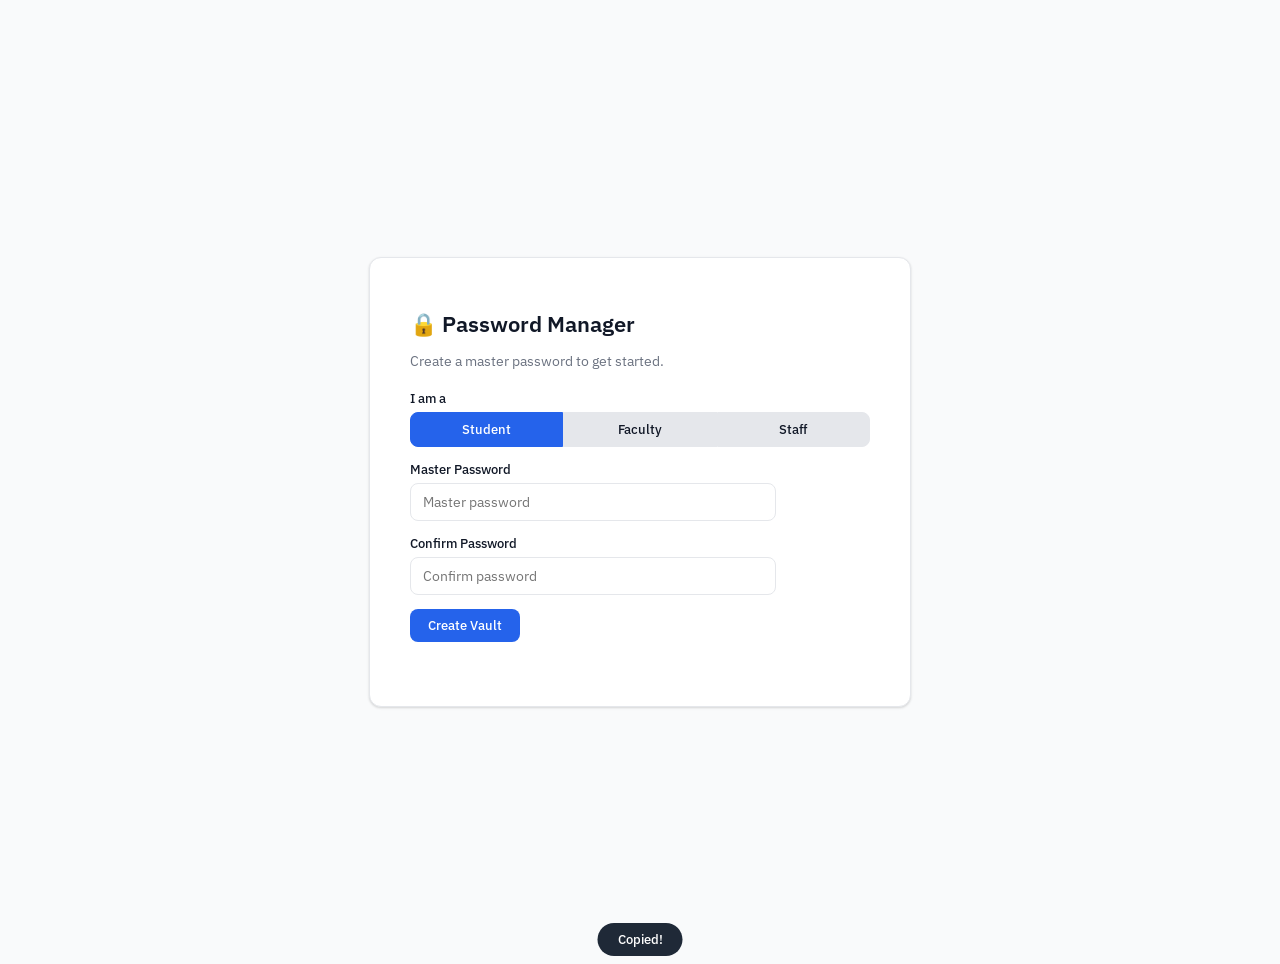
<file: index.html>
<!DOCTYPE html>
<html lang="en">
<head>
<meta charset="UTF-8">
<meta name="viewport" content="width=device-width, initial-scale=1.0">
<title>Password Manager (Local)</title>
<link href="https://fonts.googleapis.com/css2?family=IBM+Plex+Mono:wght@400;500;600&family=IBM+Plex+Sans:wght@300;400;500;600&display=swap" rel="stylesheet">
<style>
* ── Reset & base ─────────────────────────────────────────────────────────── */
*, *::before, *::after { box-sizing: border-box; margin: 0; padding: 0; }

:root {
  --bg:      #f9fafb;
  --surface: #ffffff;
  --border:  #e5e7eb;
  --text:    #111827;
  --muted:   #6b7280;
  --primary: #2563eb; 
  --success: #16a34a;
  --danger:  #dc2626;
  --neutral: #6b7280;
  --minerva: #7c3aed;
  --radius:  8px;
  --shadow:  0 1px 3px rgba(0,0,0,.1), 0 1px 2px rgba(0,0,0,.06);
}

body {
  font-family: 'IBM Plex Sans', system-ui, sans-serif;
  background: var(--bg);
  color: var(--text);
  min-height: 100vh;
}

/* ── Screens ──────────────────────────────────────────────────────────────── */
.screen { display: none; }
.screen.active { display: block; }

/* ── Login card ───────────────────────────────────────────────────────────── */
#screen-login.active {
  display: flex; align-items: center; justify-content: center;
  min-height: 100vh; padding: 24px;
}
.card {
  background: var(--surface);
  border: 1px solid var(--border);
  border-radius: 12px;
  box-shadow: var(--shadow);
  padding: 36px 40px;
  width: 100%; max-width: 460px;
}
.card h1 { font-size: 22px; font-weight: 600; margin-bottom: 6px; }
.sub { color: var(--muted); font-size: 14px; margin-bottom: 20px; }

/* ── Main layout ──────────────────────────────────────────────────────────── */
#screen-main { max-width: 900px; margin: 0 auto; padding: 24px 20px; }
#screen-main > div[id^="tab-"] { padding-top: 8px; }
#screen-main h2 { font-size: 20px; font-weight: 600; margin-bottom: 16px; }

/* ── Nav ──────────────────────────────────────────────────────────────────── */
#main-nav {
  display: flex; flex-wrap: wrap; gap: 8px;
  margin-bottom: 24px;
  padding-bottom: 16px;
  border-bottom: 1px solid var(--border);
}
#main-nav button {
  padding: 7px 16px; border-radius: var(--radius); border: none;
  font-size: 13px; font-weight: 500; cursor: pointer;
  background: #e5e7eb; color: var(--text);
  transition: opacity .15s;
}
#main-nav button:hover { opacity: .8; }
#main-nav button.active { background: var(--primary); color: #fff; }
#main-nav button.minerva { background: var(--minerva); color: #fff; }
#main-nav button.minerva.active { background: var(--minerva); }

/* ── Fields ───────────────────────────────────────────────────────────────── */
.field { margin-bottom: 14px; }
.field label { display: block; font-size: 13px; font-weight: 500; margin-bottom: 5px; }
.field input, .field select {
  width: 100%; max-width: 340px;
  padding: 9px 12px; border-radius: var(--radius);
  border: 1px solid var(--border);
  font-family: inherit; font-size: 14px; color: var(--text);
  background: var(--surface); outline: none;
  transition: border-color .15s;
}
.field input:focus, .field select:focus { border-color: var(--primary); }

.row { display: flex; gap: 16px; flex-wrap: wrap; }
.row .field { flex: 1; min-width: 120px; }

/* ── Role toggle ──────────────────────────────────────────────────────────── */
.role-toggle { display: flex; gap: 0; }
.role-toggle button {
  flex: 1; padding: 8px; border: 1px solid var(--border);
  background: #e5e7eb; color: var(--text);
  font-size: 13px; font-weight: 500; cursor: pointer;
  transition: background .15s;
}
.role-toggle button:first-child { border-radius: var(--radius) 0 0 var(--radius); }
.role-toggle button:last-child  { border-radius: 0 var(--radius) var(--radius) 0; }
.role-toggle button.active      { background: var(--primary); color: #fff; border-color: var(--primary); }

/* ── Buttons ──────────────────────────────────────────────────────────────── */
button { cursor: pointer; font-family: inherit; }
.btn-primary, .btn-success, .btn-danger, .btn-neutral, .btn-ghost {
  display: inline-flex; align-items: center; justify-content: center;
  padding: 8px 18px; border: none; border-radius: var(--radius);
  font-size: 13px; font-weight: 500;
  transition: opacity .15s;
}
.btn-primary { background: var(--primary); color: #fff; }
.btn-success { background: var(--success); color: #fff; }
.btn-danger  { background: var(--danger);  color: #fff; }
.btn-neutral { background: #e5e7eb; color: var(--text); }
.btn-ghost   { background: transparent; color: var(--primary); border: 1px solid var(--primary); }
.btn-primary:hover, .btn-success:hover, .btn-danger:hover,
.btn-neutral:hover, .btn-ghost:hover { opacity: .8; }

.btn-sm { padding: 4px 10px; font-size: 12px; }
.btn-row { display: flex; flex-wrap: wrap; gap: 8px; margin-top: 4px; margin-bottom: 8px; }

/* ── Messages ─────────────────────────────────────────────────────────────── */
.msg { font-size: 13px; min-height: 20px; margin-top: 6px; }
.msg.ok  { color: var(--success); }
.msg.err { color: var(--danger);  }

/* ── Search ───────────────────────────────────────────────────────────────── */
.search-wrap { margin-bottom: 14px; }
.search-wrap input {
  width: 100%; max-width: 360px;
  padding: 9px 12px; border-radius: var(--radius);
  border: 1px solid var(--border);
  font-family: inherit; font-size: 14px;
}

/* ── Password list ────────────────────────────────────────────────────────── */
.list-scroll { max-height: 60vh; overflow-y: auto; }
.entry-row {
  display: flex; align-items: center; flex-wrap: wrap; gap: 8px;
  padding: 10px 0; border-bottom: 1px solid var(--border);
}
.entry-site  { font-weight: 600; min-width: 140px; }
.entry-user  { color: var(--muted); min-width: 160px; font-size: 13px; }
.entry-pw    { font-family: 'IBM Plex Mono', monospace; font-size: 13px; min-width: 130px; }
.entry-actions { display: flex; gap: 6px; flex-shrink: 0; }
.empty { color: var(--muted); font-size: 14px; padding: 20px 0; }

/* ── Card list ────────────────────────────────────────────────────────────── */
.card-entry { padding: 12px 0; border-bottom: 1px solid var(--border); }
.card-hdr   { display: flex; align-items: center; gap: 10px; margin-bottom: 8px; }
.card-holder{ font-weight: 600; }
.card-expiry{ font-size: 12px; color: var(--muted); }
.ctype-badge{
  font-size: 11px; font-weight: 600; padding: 2px 8px;
  border-radius: 4px; background: #dbeafe; color: var(--primary);
}
.card-row   { display: flex; align-items: center; flex-wrap: wrap; gap: 8px; }
.card-num   { font-family: 'IBM Plex Mono', monospace; font-size: 13px; min-width: 180px; }
.card-cvv   { font-family: 'IBM Plex Mono', monospace; font-size: 13px; }

/* ── Strength bar ─────────────────────────────────────────────────────────── */
.strength-wrap { margin-top: 6px; max-width: 340px; }
.strength-row  { display: flex; justify-content: space-between; font-size: 12px; margin-bottom: 4px; color: var(--muted); }
.bar-bg   { background: var(--border); border-radius: 4px; height: 6px; }
.bar-fill { height: 6px; border-radius: 4px; transition: width .3s, background .3s; width: 0; }

/* ── Generate ─────────────────────────────────────────────────────────────── */
.slider-wrap { margin-bottom: 14px; max-width: 340px; }
.slider-lbl  { display: flex; justify-content: space-between; font-size: 13px; margin-bottom: 4px; }
input[type=range] { width: 100%; accent-color: var(--primary); }
.check-grid { display: grid; grid-template-columns: 1fr 1fr; gap: 8px; margin-bottom: 16px; max-width: 340px; }
.check-label { display: flex; align-items: center; gap: 6px; font-size: 13px; cursor: pointer; }
.gen-result {
  display: flex; align-items: center; gap: 10px;
  margin-top: 12px; padding: 10px 14px;
  background: #f3f4f6; border-radius: var(--radius);
  font-family: 'IBM Plex Mono', monospace; font-size: 14px;
  max-width: 500px;
}

/* ── Role badge (Minerva) ─────────────────────────────────────────────────── */
.role-badge {
  font-size: 11px; font-weight: 600; padding: 2px 7px;
  border-radius: 4px; flex-shrink: 0;
}
.role-badge.student { background: #dbeafe; color: #1d4ed8; }
.role-badge.faculty, .role-badge.staff { background: #ede9fe; color: var(--minerva); }

/* ── Toast ────────────────────────────────────────────────────────────────── */
#toast {
  position: fixed; bottom: 24px; left: 50%; transform: translateX(-50%) translateY(80px);
  background: #1f2937; color: #fff; padding: 8px 20px;
  border-radius: 99px; font-size: 13px; font-weight: 500;
  transition: transform .25s; pointer-events: none; z-index: 999;
}
#toast.show { transform: translateX(-50%) translateY(0); }

/* ── Auth section ─────────────────────────────────────────────────────────── */
#auth-section { display: none; }
</style>
</head>
<body>
<div id="app">

  <!-- LOGIN SCREEN -->
  <div class="screen active" id="screen-login">
    <div class="card">
      <h1>🔒 Password Manager</h1>
      <p class="sub" id="login-subtitle">Loading…</p>

      <div class="field">
        <label>I am a</label>
        <div class="role-toggle">
          <button onclick="selectRole('student')" class="active" id="rb-student">Student</button>
          <button onclick="selectRole('faculty')" id="rb-faculty">Faculty</button>
          <button onclick="selectRole('staff')"   id="rb-staff">Staff</button>
        </div>
      </div>

      <div id="auth-section">
        <div class="field">
          <label>Auth Code</label>
          <input type="password" id="auth-code" placeholder="Enter your auth code">
          <p style="color:var(--muted);font-size:12px;margin-top:4px">Faculty: faculty123 / Staff: staff123</p>
        </div>
      </div>

      <div class="field">
        <label>Master Password</label>
        <input type="password" id="login-pw" placeholder="Master password" onkeydown="if(event.key==='Enter')doLogin()">
      </div>
      <div class="field" id="confirm-wrap">
        <label>Confirm Password</label>
        <input type="password" id="login-conf" placeholder="Confirm password" onkeydown="if(event.key==='Enter')doLogin()">
      </div>

      <div class="btn-row">
        <button class="btn-primary" id="login-btn" onclick="doLogin()">Create Vault</button>
      </div>
      <div class="msg" id="login-msg"></div>
    </div>
  </div>

  <!-- MAIN SCREEN (same structure) -->
  <div class="screen" id="screen-main">
    <nav id="main-nav"></nav>
    <div id="tab-passwords">
      <h2>Saved Passwords</h2>
      <div class="search-wrap"><input type="text" id="pw-search" placeholder="Search…" oninput="renderPasswords()"></div>
      <div class="list-scroll" id="pw-list"></div>
    </div>
    <div id="tab-add" style="display:none">
      <h2>Add Password</h2>
      <div class="field"><label>Site / App</label><input type="text" id="add-site"></div>
      <div class="field"><label>Username / Email</label><input type="text" id="add-user"></div>
      <div class="field">
        <label>Password</label>
        <input type="password" id="add-pw" oninput="updateStrength(this.value,'add-strength-wrap','add-strength-bar','add-strength-lbl')">
        <div class="strength-wrap" id="add-strength-wrap" style="display:none">
          <div class="strength-row"><span>Strength</span><span id="add-strength-lbl"></span></div>
          <div class="bar-bg"><div class="bar-fill" id="add-strength-bar"></div></div>
        </div>
      </div>
      <div class="btn-row">
        <button class="btn-neutral" onclick="generateIntoAdd()">Generate Password</button>
        <button class="btn-success" onclick="doAddPassword()">Save</button>
      </div>
      <div class="msg" id="add-msg"></div>
    </div>
    <div id="tab-cards" style="display:none">
      <h2>Saved Cards</h2>
      <div class="list-scroll" id="card-list"></div>
    </div>
    <div id="tab-add-card" style="display:none">
      <h2>Add Card</h2>
      <div class="field"><label>Cardholder</label><input type="text" id="ac-holder"></div>
      <div class="field"><label>Card Number</label><input type="text" id="ac-number" oninput="this.value=this.value.replace(/\D/g,'').slice(0,16)"></div>
      <div class="row">
        <div class="field"><label>Expiry (MM/YY)</label><input type="text" id="ac-expiry" maxlength="5" oninput="fmtExpiry(this)"></div>
        <div class="field"><label>CVV</label><input type="password" id="ac-cvv" maxlength="4"></div>
      </div>
      <div class="field"><label>Card Type</label><select id="ac-type"><option>Visa</option><option>Mastercard</option><option>Amex</option><option>Other</option></select></div>
      <div class="btn-row"><button class="btn-success" onclick="doAddCard()">Save Card</button></div>
      <div class="msg" id="add-card-msg"></div>
    </div>
    <div id="tab-generate" style="display:none">
      <h2>Generate Password</h2>
      <div class="slider-wrap"><div class="slider-lbl"><span>Length</span><span id="gen-len-val">16</span></div><input type="range" id="gen-len" min="8" max="64" value="16" oninput="document.getElementById('gen-len-val').textContent=this.value"></div>
      <div class="check-grid">
        <label class="check-label"><input type="checkbox" id="gen-upper" checked> Uppercase</label>
        <label class="check-label"><input type="checkbox" id="gen-lower" checked> Lowercase</label>
        <label class="check-label"><input type="checkbox" id="gen-digits" checked> Digits</label>
        <label class="check-label"><input type="checkbox" id="gen-symbols" checked> Symbols</label>
      </div>
      <button class="btn-primary" onclick="doGenerate()">Generate</button>
      <div class="gen-result" id="gen-result" style="display:none"><span id="gen-output"></span><button class="btn-ghost" onclick="copyGen()">Copy</button></div>
      <div class="msg" id="gen-msg"></div>
    </div>
    <div id="tab-minerva" style="display:none">
      <h2 style="color:var(--minerva)">🟣 Minerva Database</h2>
      <p class="sub" id="minerva-sub"></p>
      <div class="search-wrap"><input type="text" id="minerva-search" placeholder="Search…" oninput="renderMinerva()"></div>
      <div class="list-scroll" id="minerva-list"></div>
    </div>
  </div>
</div>
<div id="toast">Copied!</div>

<script>
// ======================= LOCAL STORAGE VERSION =======================
const MINERVA_DOMAIN = 'minerva.bsu.com';

// Auth codes for faculty/staff (hardcoded – change if desired)
const AUTH_CODES = { faculty: "faculty123", staff: "staff123" };

let S = { cryptoKey: null, role: null, vaults: { student: null, faculty: null, staff: null } };

// ------------------------- Crypto helpers -------------------------
const enc = s => new TextEncoder().encode(s);
async function deriveKey(pw, salt) {
  const km = await crypto.subtle.importKey('raw', enc(pw), 'PBKDF2', false, ['deriveKey']);
  return crypto.subtle.deriveKey(
    { name: 'PBKDF2', salt, iterations: 390000, hash: 'SHA-256' },
    km,
    { name: 'AES-GCM', length: 256 },
    false,
    ['encrypt', 'decrypt']
  );
}
async function hashPw(pw, salt) {
  const km = await crypto.subtle.importKey('raw', enc(pw), 'PBKDF2', false, ['deriveBits']);
  const bits = await crypto.subtle.deriveBits({ name: 'PBKDF2', salt, iterations: 390000, hash: 'SHA-256' }, km, 256);
  return Array.from(new Uint8Array(bits)).map(b => b.toString(16).padStart(2,'0')).join('');
}
async function encVault(key, data) {
  const iv = crypto.getRandomValues(new Uint8Array(12));
  const ct = await crypto.subtle.encrypt({ name: 'AES-GCM', iv }, key, enc(JSON.stringify(data)));
  const buf = new Uint8Array(12 + ct.byteLength);
  buf.set(iv); buf.set(new Uint8Array(ct), 12);
  return btoa(String.fromCharCode(...buf));
}
async function decVault(key, b64) {
  const buf = Uint8Array.from(atob(b64), c => c.charCodeAt(0));
  const pt = await crypto.subtle.decrypt({ name: 'AES-GCM', iv: buf.slice(0,12) }, key, buf.slice(12));
  return JSON.parse(new TextDecoder().decode(pt));
}

// ------------------------- LocalStorage backend -------------------------
function getMasterData() {
  const hash = localStorage.getItem('master_hash');
  const saltRaw = localStorage.getItem('master_salt');
  if (!hash || !saltRaw) return null;
  return { hash, salt: new Uint8Array(JSON.parse(saltRaw)) };
}
function setMasterData(hash, saltArray) {
  localStorage.setItem('master_hash', hash);
  localStorage.setItem('master_salt', JSON.stringify(Array.from(saltArray)));
}
function masterExists() { return getMasterData() !== null; }

async function verifyMaster(pw) {
  const data = getMasterData();
  if (!data) return false;
  const hash = await hashPw(pw, data.salt);
  if (hash !== data.hash) return false;
  S.cryptoKey = await deriveKey(pw, data.salt);
  return true;
}

async function createMaster(pw) {
  const salt = crypto.getRandomValues(new Uint8Array(32));
  const hash = await hashPw(pw, salt);
  setMasterData(hash, salt);
  S.cryptoKey = await deriveKey(pw, salt);
}

async function loadVault(role) {
  const encrypted = localStorage.getItem(`vault_${role}`);
  if (!encrypted) return { passwords: [], cards: [] };
  try { return await decVault(S.cryptoKey, encrypted); }
  catch { return { passwords: [], cards: [] }; }
}
async function saveVault(role) {
  const encrypted = await encVault(S.cryptoKey, S.vaults[role]);
  localStorage.setItem(`vault_${role}`, encrypted);
}

// ------------------------- Login -------------------------
let selRole = 'student';
function selectRole(r) {
  selRole = r;
  ['student','faculty','staff'].forEach(x => document.getElementById(`rb-${x}`).classList.toggle('active', x===r));
  const authDiv = document.getElementById('auth-section');
  authDiv.style.display = (r === 'faculty' || r === 'staff') ? 'block' : 'none';
}
async function doLogin() {
  const btn = document.getElementById('login-btn');
  const pw = document.getElementById('login-pw').value.trim();
  setMsg('login-msg', '', '');

  if (!pw) { setMsg('login-msg','Password required','err'); return; }

  // Faculty/staff auth code check
  if (selRole === 'faculty' || selRole === 'staff') {
    const code = document.getElementById('auth-code').value.trim();
    if (code !== AUTH_CODES[selRole]) { setMsg('login-msg','Invalid auth code','err'); return; }
  }

  const exists = masterExists();
  if (!exists) {
    const conf = document.getElementById('login-conf').value.trim();
    if (pw !== conf) { setMsg('login-msg','Passwords do not match','err'); return; }
    if (pw.length < 6) { setMsg('login-msg','At least 6 characters','err'); return; }
    await createMaster(pw);
  }

  if (!await verifyMaster(pw)) { setMsg('login-msg','Incorrect master password','err'); return; }

  S.role = selRole;
  // Load all vaults (but we only need the current one for editing; Minerva needs all)
  for (const r of ['student','faculty','staff']) {
    S.vaults[r] = await loadVault(r);
  }
  showMain();
}

// ------------------------- UI -------------------------
function showMain() {
  document.getElementById('screen-login').classList.remove('active');
  document.getElementById('screen-main').classList.add('active');
  buildNav(); switchTab('passwords');
}
function buildNav() {
  const tabs = [
    { id: 'passwords', label: 'Passwords' },
    { id: 'add', label: 'Add PW' },
    { id: 'cards', label: 'Cards' },
    { id: 'add-card', label: 'Add Card' },
    { id: 'generate', label: 'Generate' }
  ];
  if (['faculty','staff'].includes(S.role))
    tabs.push({ id: 'minerva', label: '🟣 Minerva DB', cls: 'minerva' });
  tabs.push({ id: 'lock', label: 'Lock' });
  document.getElementById('main-nav').innerHTML = tabs.map(t => `<button id="nav-${t.id}" class="${t.cls||''}" onclick="navClick('${t.id}')">${t.label}</button>`).join('');
}
function navClick(id) { if(id==='lock') doLock(); else switchTab(id); }
function switchTab(id) {
  document.querySelectorAll('#screen-main>div[id^="tab-"]').forEach(el => el.style.display='none');
  const tab = document.getElementById(`tab-${id}`);
  if(tab) tab.style.display='block';
  document.querySelectorAll('#main-nav button').forEach(b=>b.classList.remove('active'));
  const activeBtn = document.getElementById(`nav-${id}`);
  if(activeBtn) activeBtn.classList.add('active');
  if(id==='passwords') renderPasswords();
  if(id==='cards') renderCards();
  if(id==='minerva') renderMinerva();
}
function doLock() {
  S.cryptoKey = null; S.role = null; S.vaults = {};
  document.getElementById('screen-main').classList.remove('active');
  document.getElementById('screen-login').classList.add('active');
  document.getElementById('login-pw').value = '';
  document.getElementById('login-conf').value = '';
  document.getElementById('auth-code').value = '';
  setMsg('login-msg','','');
}

// ------------------------- Password functions (unchanged except saveVault calls) -------------------------
function renderPasswords() {
  const q = document.getElementById('pw-search').value.trim().toLowerCase();
  const pws = S.vaults[S.role].passwords;
  const hits = q ? pws.filter(e => e.site.toLowerCase().includes(q) || e.username.toLowerCase().includes(q)) : pws;
  const list = document.getElementById('pw-list');
  if(!hits.length) { list.innerHTML = `<div class="empty">No entries.</div>`; return; }
  list.innerHTML = hits.map((e,i) => {
    const origIdx = pws.indexOf(e);
    const safePass = x(e.password).replace(/\\/g,'\\\\').replace(/'/g,"\\'");
    return `<div class="entry-row">
      <span class="entry-site">${x(e.site)}</span>
      <span class="entry-user">${x(e.username)}</span>
      <span class="entry-pw" id="pv${origIdx}">${'•'.repeat(Math.min(e.password.length,16))}</span>
      <div class="entry-actions">
        <button class="btn-neutral btn-sm" onclick="togglePw(${origIdx})" id="pb${origIdx}">Show</button>
        <button class="btn-neutral btn-sm" onclick="copyText('${safePass}','Password')">Copy</button>
        <button class="btn-danger btn-sm" onclick="deletePw(${origIdx})">Delete</button>
      </div></div>`;
  }).join('');
}
function togglePw(i) {
  const e = S.vaults[S.role].passwords[i];
  const lbl = document.getElementById(`pv${i}`);
  const btn = document.getElementById(`pb${i}`);
  if(btn.textContent === 'Show') { lbl.textContent = e.password; btn.textContent = 'Hide'; }
  else { lbl.textContent = '•'.repeat(Math.min(e.password.length,16)); btn.textContent = 'Show'; }
}
async function deletePw(i) {
  S.vaults[S.role].passwords.splice(i,1);
  await saveVault(S.role); renderPasswords();
}
function updateStrength(pw, wrapId, barId, lblId) {
  const wrap = document.getElementById(wrapId);
  const bar = document.getElementById(barId);
  const lbl = document.getElementById(lblId);
  if(!pw) { wrap.style.display='none'; return; }
  wrap.style.display='block';
  const { score, label, color } = strength(pw);
  lbl.textContent = label; lbl.style.color = color;
  bar.style.width = Math.round(score/8*100)+'%';
  bar.style.background = color;
}
function generateIntoAdd() {
  const pw = genPw(16, true, true, true, true);
  document.getElementById('add-pw').value = pw;
  updateStrength(pw,'add-strength-wrap','add-strength-bar','add-strength-lbl');
  setMsg('add-msg',`Generated: ${pw}`,'ok');
}
async function doAddPassword() {
  const site = document.getElementById('add-site').value.trim();
  const user = document.getElementById('add-user').value.trim();
  const pw = document.getElementById('add-pw').value;
  if(!site || !user || !pw) { setMsg('add-msg','All fields required','err'); return; }
  S.vaults[S.role].passwords.push({ site, username: user, password: pw });
  await saveVault(S.role);
  document.getElementById('add-site').value='';
  document.getElementById('add-user').value='';
  document.getElementById('add-pw').value='';
  updateStrength('','add-strength-wrap','add-strength-bar','add-strength-lbl');
  setMsg('add-msg',`Saved ${site}`,'ok');
}

// Cards
function maskCard(n) { let d=n.replace(/\D/g,''); return d.length<4?'•'.repeat(d.length):'•••• •••• •••• '+d.slice(-4); }
function renderCards() {
  const cards = S.vaults[S.role].cards;
  const list = document.getElementById('card-list');
  if(!cards.length) { list.innerHTML='<div class="empty">No cards.</div>'; return; }
  list.innerHTML = cards.map((c,i)=>`
    <div class="card-entry">
      <div class="card-hdr"><span class="ctype-badge">${x(c.card_type)}</span><span class="card-holder">${x(c.cardholder)}</span><span class="card-expiry">Expires ${x(c.expiry)}</span></div>
      <div class="card-row">
        <span class="card-num" id="cn${i}">${maskCard(c.number)}</span>
        <button class="btn-neutral btn-sm" onclick="toggleCard(${i},'num')" id="cnb${i}">Show Number</button>
        <span style="color:var(--muted)">CVV:</span>
        <span class="card-cvv" id="cv${i}">•••</span>
        <button class="btn-neutral btn-sm" onclick="toggleCard(${i},'cvv')" id="cvb${i}">Show CVV</button>
        <button class="btn-danger btn-sm" onclick="deleteCard(${i})">Delete</button>
      </div>
    </div>`).join('');
}
function toggleCard(i,field) {
  const c = S.vaults[S.role].cards[i];
  if(field==='num') {
    const lbl = document.getElementById(`cn${i}`), btn = document.getElementById(`cnb${i}`);
    if(btn.textContent==='Show Number') { lbl.textContent = c.number.replace(/\D/g,'').match(/.{1,4}/g).join(' '); btn.textContent='Hide Number'; }
    else { lbl.textContent = maskCard(c.number); btn.textContent='Show Number'; }
  } else {
    const lbl = document.getElementById(`cv${i}`), btn = document.getElementById(`cvb${i}`);
    if(btn.textContent==='Show CVV') { lbl.textContent = c.cvv; btn.textContent='Hide CVV'; }
    else { lbl.textContent='•••'; btn.textContent='Show CVV'; }
  }
}
async function deleteCard(i) {
  S.vaults[S.role].cards.splice(i,1);
  await saveVault(S.role); renderCards();
}
function fmtExpiry(el) {
  let v = el.value.replace(/\D/g,'').slice(0,4);
  el.value = v.length>2 ? v.slice(0,2)+'/'+v.slice(2) : v;
}
async function doAddCard() {
  const holder = document.getElementById('ac-holder').value.trim();
  const number = document.getElementById('ac-number').value.replace(/\D/g,'');
  const expiry = document.getElementById('ac-expiry').value.trim();
  const cvv = document.getElementById('ac-cvv').value.trim();
  const ctype = document.getElementById('ac-type').value;
  if(!holder||!number||!expiry||!cvv) { setMsg('add-card-msg','All fields required','err'); return; }
  if(!/^\d{13,19}$/.test(number)) { setMsg('add-card-msg','Invalid card number','err'); return; }
  if(!/^\d{2}\/\d{2}$/.test(expiry)) { setMsg('add-card-msg','Expiry MM/YY','err'); return; }
  if(!/^\d{3,4}$/.test(cvv)) { setMsg('add-card-msg','CVV 3-4 digits','err'); return; }
  S.vaults[S.role].cards.push({ cardholder: holder, number, expiry, cvv, card_type: ctype });
  await saveVault(S.role);
  document.getElementById('ac-holder').value='';
  document.getElementById('ac-number').value='';
  document.getElementById('ac-expiry').value='';
  document.getElementById('ac-cvv').value='';
  setMsg('add-card-msg','Card saved','ok');
}

// Generate
function doGenerate() {
  const pw = genPw(+document.getElementById('gen-len').value,
    document.getElementById('gen-upper').checked,
    document.getElementById('gen-lower').checked,
    document.getElementById('gen-digits').checked,
    document.getElementById('gen-symbols').checked);
  document.getElementById('gen-output').textContent = pw;
  document.getElementById('gen-result').style.display='flex';
  setMsg('gen-msg',`Strength: ${strength(pw).label}`,'ok');
}
function copyGen() { copyText(document.getElementById('gen-output').textContent,'Password'); }

// Minerva
function renderMinerva() {
  document.getElementById('minerva-sub').innerHTML = `Showing <code>${MINERVA_DOMAIN}</code> entries across all vaults. Accessible to ${S.role}.`;
  const q = document.getElementById('minerva-search').value.trim().toLowerCase();
  let all = [];
  for(const r of ['student','faculty','staff']) {
    (S.vaults[r]?.passwords || []).forEach((e,idx) => {
      if(e.site.toLowerCase().includes(MINERVA_DOMAIN))
        all.push({ ...e, _r: r, _i: idx });
    });
  }
  const hits = q ? all.filter(e=>e.username.toLowerCase().includes(q)) : all;
  const list = document.getElementById('minerva-list');
  if(!hits.length) { list.innerHTML = `<div class="empty">No Minerva entries.</div>`; return; }
  list.innerHTML = `<p><b>${hits.length}</b> account(s) found.</p>` +
    hits.map((e,i) => {
      const safePass = x(e.password).replace(/\\/g,'\\\\').replace(/'/g,"\\'");
      return `<div class="entry-row">
        <span class="role-badge ${e._r}">${e._r}</span>
        <span class="entry-site" style="color:var(--minerva)">${x(e.site)}</span>
        <span class="entry-user">${x(e.username)}</span>
        <span class="entry-pw" id="mv${i}">${'•'.repeat(Math.min(e.password.length,16))}</span>
        <div class="entry-actions">
          <button class="btn-neutral btn-sm" onclick="toggleMinerva(${i},this,'${safePass}')">Show</button>
          <button class="btn-danger btn-sm" onclick="deleteMinerva('${e._r}',${e._i})">Delete</button>
        </div></div>`;
    }).join('');
}
function toggleMinerva(i,btn,pw) {
  const lbl = document.getElementById(`mv${i}`);
  if(btn.textContent==='Show') { lbl.textContent = pw; btn.textContent='Hide'; }
  else { lbl.textContent = '•'.repeat(Math.min(pw.length,16)); btn.textContent='Show'; }
}
async function deleteMinerva(role,idx) {
  S.vaults[role].passwords.splice(idx,1);
  await saveVault(role);
  renderMinerva();
}

// Utilities
function genPw(len=16, upper=true, lower=true, digits=true, syms=true) {
  const U='ABCDEFGHIJKLMNOPQRSTUVWXYZ', L='abcdefghijklmnopqrstuvwxyz', D='0123456789', Y='!@#$%^&*()_+-=[]{}|;:,.<>?';
  let pool='', must=[];
  if(upper) { pool+=U; must.push(pick(U)); }
  if(lower) { pool+=L; must.push(pick(L)); }
  if(digits) { pool+=D; must.push(pick(D)); }
  if(syms) { pool+=Y; must.push(pick(Y)); }
  if(!pool) pool=U+L+D;
  const rest = Array.from({ length: len-must.length }, ()=>pick(pool));
  const all = [...must, ...rest];
  for(let i=all.length-1; i>0; i--) { const j = rnd(i+1); [all[i],all[j]] = [all[j],all[i]]; }
  return all.join('');
}
function rnd(n) { const a = new Uint32Array(1); crypto.getRandomValues(a); return a[0]%n; }
function pick(s) { return s[rnd(s.length)]; }
function strength(pw) {
  if(!pw) return { score:0, label:'', color:'' };
  let sc=0, cl=0;
  if(/[A-Z]/.test(pw)) sc++,cl++;
  if(/[a-z]/.test(pw)) sc++,cl++;
  if(/\d/.test(pw)) sc++,cl++;
  if(/[^A-Za-z\d]/.test(pw)) sc++,cl++;
  if(cl===4) { if(pw.length>=8) sc++; if(pw.length>=12) sc++; if(pw.length>=16) sc++; if(pw.length>=20) sc++; }
  if(sc<=2) return { score:sc, label:'Weak', color:'#dc2626' };
  if(sc<=4) return { score:sc, label:'Mediocre', color:'#d97706' };
  if(sc<=6) return { score:sc, label:'Outstanding', color:'#2563eb' };
  return { score:sc, label:'Amazing', color:'#16a34a' };
}
function x(s) { return String(s).replace(/&/g,'&amp;').replace(/</g,'&lt;').replace(/>/g,'&gt;').replace(/"/g,'&quot;').replace(/'/g,'&#39;'); }
function setMsg(id,text,type) {
  const el = document.getElementById(id);
  el.textContent = text; el.className = 'msg'+(type?' '+type:'');
  if(text) setTimeout(()=>{ if(el.textContent===text) el.textContent=''; },4000);
}
let _toastT;
function toast(msg) { const t=document.getElementById('toast'); t.textContent=msg; t.classList.add('show'); clearTimeout(_toastT); _toastT=setTimeout(()=>t.classList.remove('show'),1800); }
function copyText(text,label='') { navigator.clipboard.writeText(text).then(()=>toast((label?label+' ':'')+'copied!')); }

// Initial load
document.addEventListener('DOMContentLoaded', () => {
  const exists = masterExists();
  document.getElementById('login-subtitle').textContent = exists
    ? 'Select role and enter master password to unlock.'
    : 'Create a master password to get started.';
  document.getElementById('login-btn').textContent = exists ? 'Unlock' : 'Create Vault';
  document.getElementById('confirm-wrap').style.display = exists ? 'none' : 'block';
});
</script>
</body>
</html>
</file>
